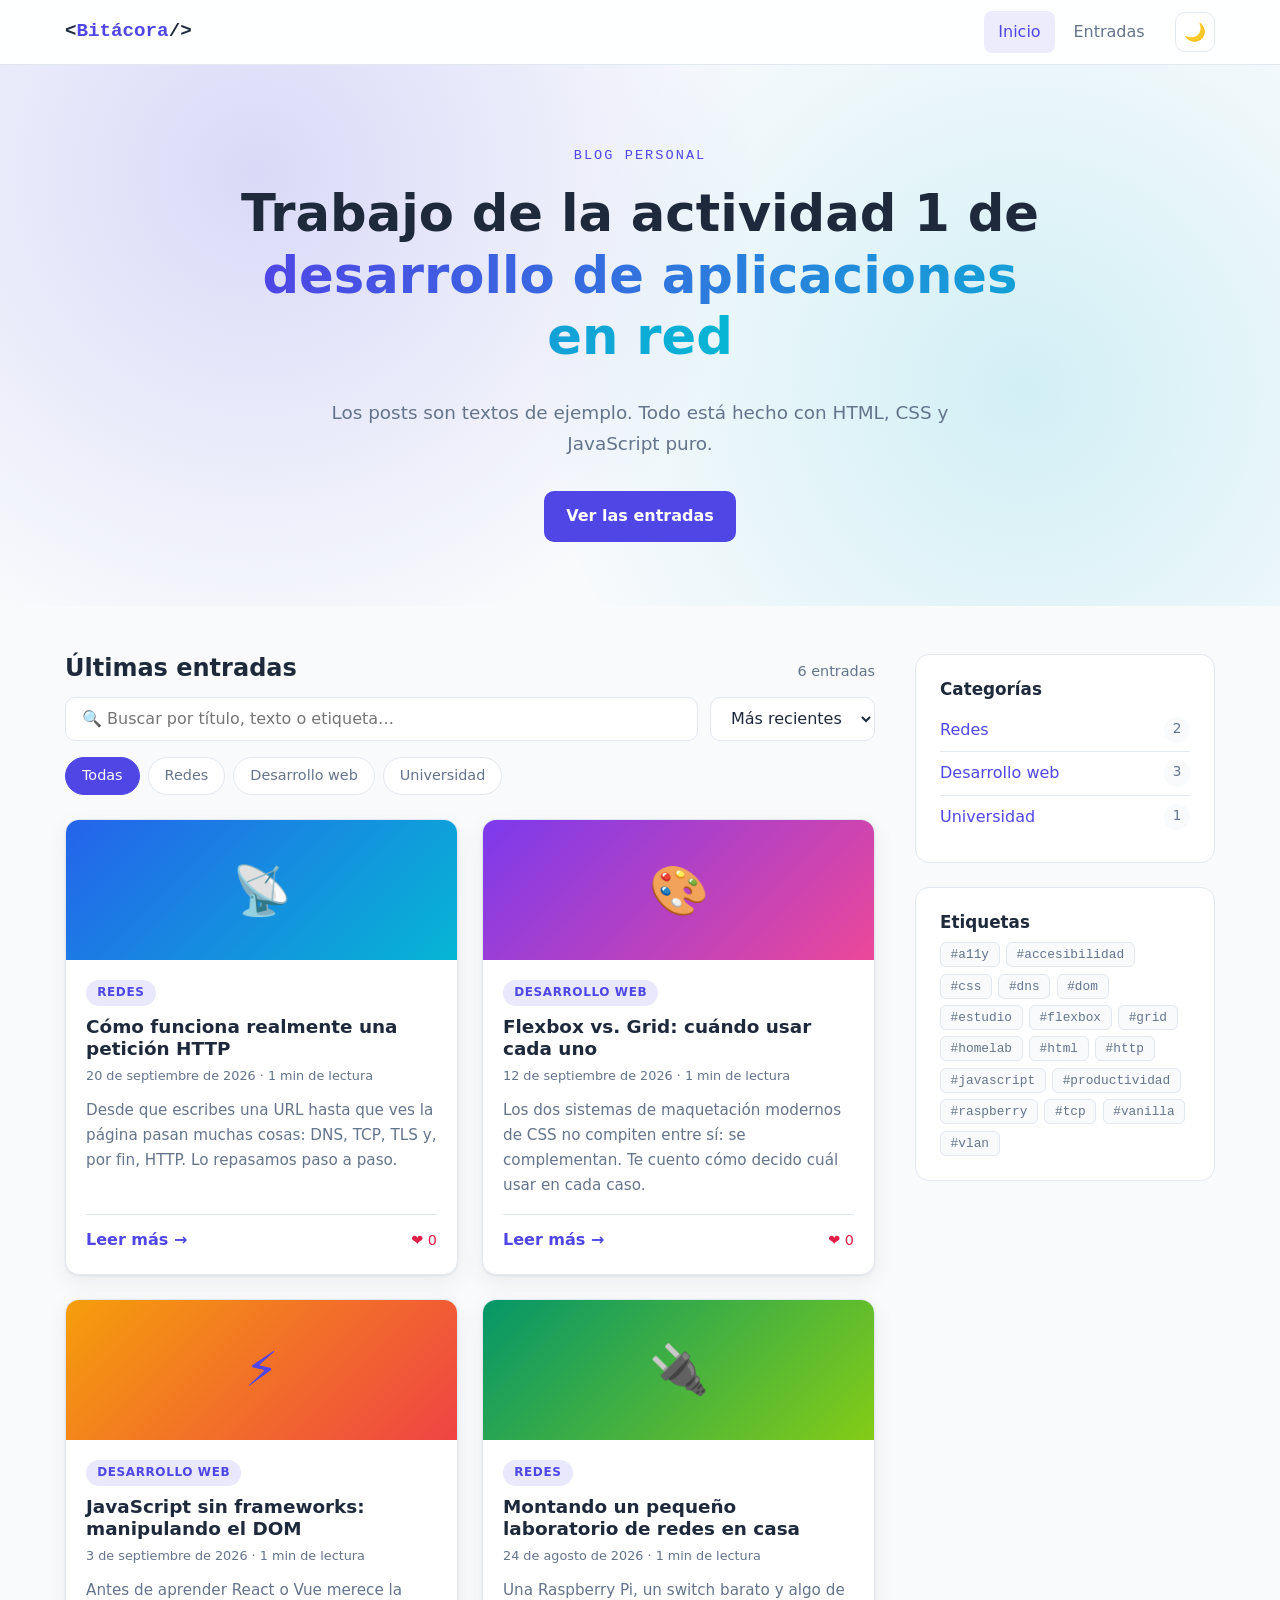
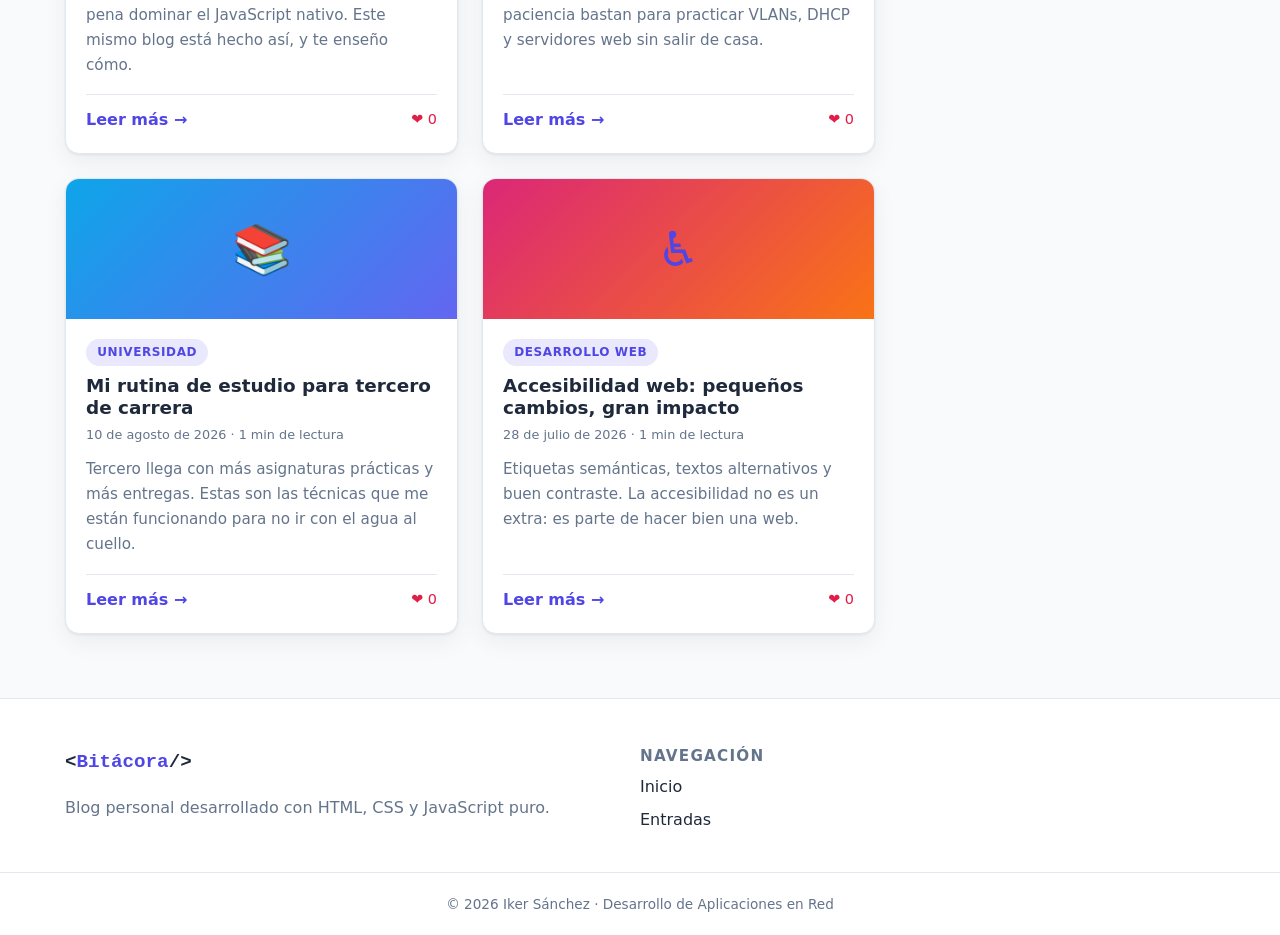
<file: index.html>
<!DOCTYPE html>
<html lang="es">
<head>
    <meta charset="UTF-8">
    <meta name="viewport" content="width=device-width, initial-scale=1.0">
    <meta name="description" content="Blog personal sobre desarrollo web, redes y vida universitaria.">
    <title>Blog personal</title>
    <link rel="stylesheet" href="css/style.css">
    <script src="js/main.js"></script>
</head>
<body>
    <a href="#contenido" class="saltar">Saltar al contenido</a>

    <!-- CABECERA -->
    <header class="cabecera">
    <div class="contenedor cabecera-interior">
        <a href="index.html" class="logo">&lt;<span>Bitácora</span>/&gt;</a>
        <nav aria-label="Navegación principal">
        <button id="btn-menu" class="btn-menu" aria-label="Abrir menú" aria-expanded="false" aria-controls="menu">☰</button>
        <ul id="menu" class="menu">
            <li><a href="index.html" aria-current="page">Inicio</a></li>
            <li><a href="#entradas">Entradas</a></li>
        </ul>
        </nav>
        <button id="btn-tema" class="btn-tema" aria-label="Cambiar tema">🌙</button>
    </div>
    </header>

    <!-- PORTADA (HERO) -->
    <section class="hero">
    <div class="contenedor">
        <p class="hero-antetitulo">Blog personal</p>
        <h1>Trabajo de la actividad 1 de <span class="resaltado">desarrollo de aplicaciones en red</span></h1>
        <p class="hero-texto">Los posts son textos de ejemplo. Todo está hecho con HTML, CSS y JavaScript puro.</p>
        <a href="#entradas" class="boton">Ver las entradas</a>
    </div>
    </section>

    <!-- CONTENIDO PRINCIPAL -->
    <main id="contenido" class="contenedor principal">

    <section id="entradas" class="entradas" aria-labelledby="titulo-entradas">
        <div class="entradas-cabecera">
        <h2 id="titulo-entradas">Últimas entradas</h2>
        <span id="contador" class="contador"></span>
        </div>

        <div class="herramientas">
        <label class="buscador">
            <span class="sr-only">Buscar entradas</span>
            <input type="search" id="buscador" placeholder="🔍 Buscar por título, texto o etiqueta…">
        </label>
        <label>
            <span class="sr-only">Ordenar entradas</span>
            <select id="orden">
            <option value="recientes">Más recientes</option>
            <option value="antiguos">Más antiguas</option>
            <option value="titulo">Título (A-Z)</option>
            </select>
        </label>
        </div>

        <div id="filtros" class="filtros" role="group" aria-label="Filtrar por categoría"></div>

        <!-- Las tarjetas se generan con JavaScript a partir de js/data.js -->
        <div id="lista-posts" class="lista-posts" aria-live="polite"></div>
    </section>

    <!-- BARRA LATERAL -->
    <aside class="lateral">
        <section class="widget">
        <h2>Categorías</h2>
        <ul id="lista-categorias" class="lista-categorias"></ul>
        </section>

        <section class="widget">
        <h2>Etiquetas</h2>
        <div id="nube-etiquetas" class="nube-etiquetas"></div>
        </section>
    </aside>
    </main>

    <!-- PIE DE PÁGINA -->
    <footer class="pie">
    <div class="contenedor pie-interior">
        <div>
        <a href="index.html" class="logo">&lt;<span>Bitácora</span>/&gt;</a>
        <p>Blog personal desarrollado con HTML, CSS y JavaScript puro.</p>
        </div>
        <nav aria-label="Enlaces del pie">
        <h3>Navegación</h3>
        <ul>
            <li><a href="index.html">Inicio</a></li>
            <li><a href="#entradas">Entradas</a></li>
        </ul>
        </nav>
    </div>
    <p class="copyright">© <span id="anio"></span> Iker Sánchez · Desarrollo de Aplicaciones en Red</p>
    </footer>

    <button id="btn-arriba" class="btn-arriba" aria-label="Volver arriba">↑</button>

    <script src="js/data.js"></script>
    <script src="js/index.js"></script>
</body>
</html>
</file>
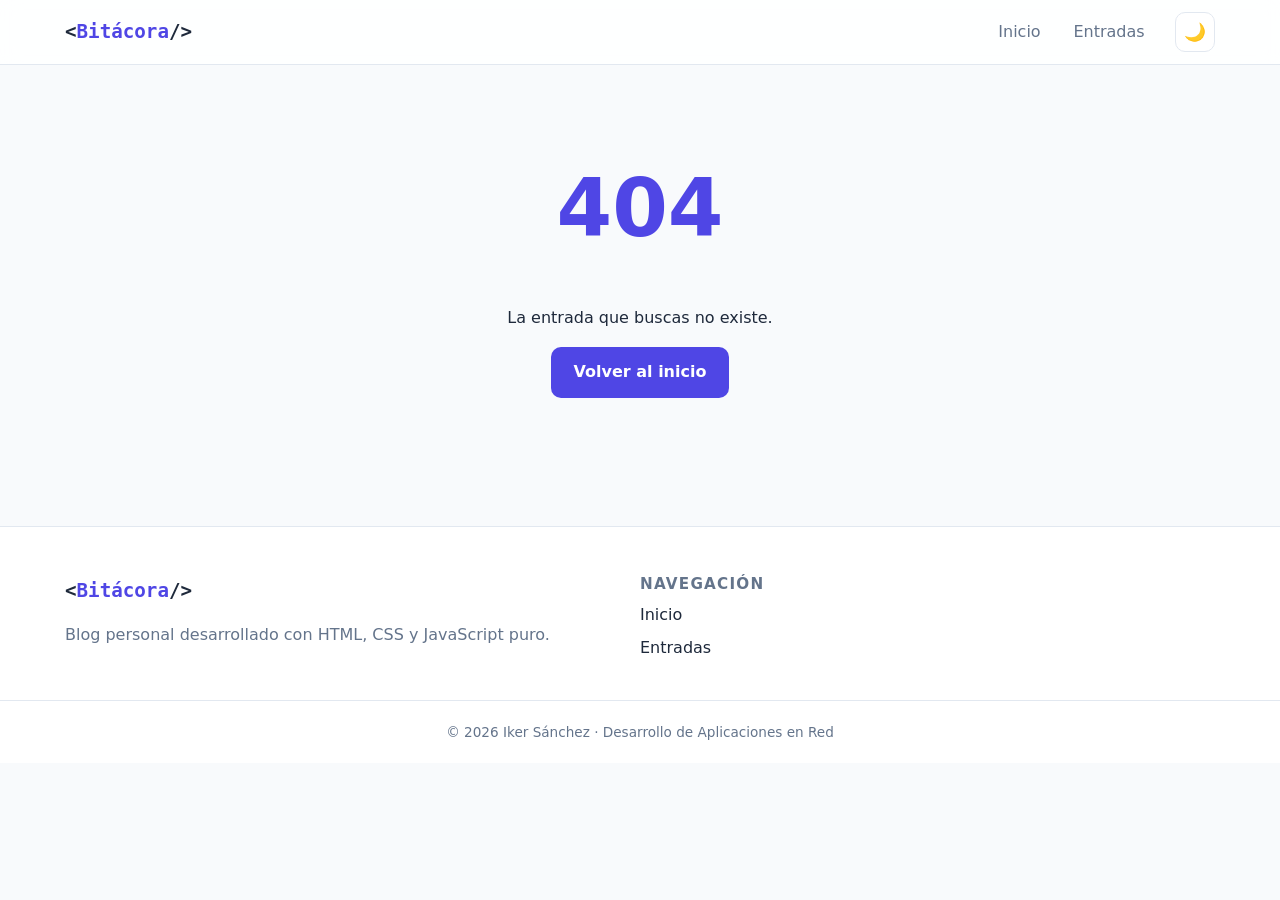
<file: post.html>
<!DOCTYPE html>
<html lang="es">
<head>
    <meta charset="UTF-8">
    <meta name="viewport" content="width=device-width, initial-scale=1.0">
    <title>Entrada</title>
    <link rel="stylesheet" href="css/style.css">
    <script src="js/main.js"></script>
</head>
<body>
    <div id="progreso" class="progreso" aria-hidden="true"></div>
    <a href="#contenido" class="saltar">Saltar al contenido</a>

    <!--CABECERA-->
    <header class="cabecera">
        <div class="contenedor cabecera-interior">
            <a href="index.html" class="logo">&lt;<span>Bitácora</span>/&gt;</a>
            <nav aria-label="Navegación principal">
                <button id="btn-menu" class="btn-menu" aria-label="Abrir menú" aria-expanded="false" aria-controls="menu">☰</button>
                <ul id="menu" class="menu">
                    <li><a href="index.html">Inicio</a></li>
                    <li><a href="index.html#entradas">Entradas</a></li>
                </ul>
            </nav>
            <button id="btn-tema" class="btn-tema" aria-label="Cambiar tema">🌙</button>
        </div>
    </header>

    <main id="contenido" class="contenedor contenedor-estrecho">
        <!-- El contenido del artículo se rellena desde post.js -->
        <article id="articulo" class="articulo">
            <a href="index.html" class="volver">← Volver al inicio</a>
            <div id="post-portada" class="post-portada"><span></span></div>
                <header class="articulo-cabecera">
                <span id="post-categoria" class="chip"></span>
                <h1 id="post-titulo"></h1>
                <p id="post-meta" class="meta"></p>
            </header>

            <div id="post-contenido" class="articulo-contenido"></div>

            <div class="articulo-pie">
                <div id="post-etiquetas" class="nube-etiquetas"></div>
                <button id="btn-like" class="btn-like" aria-pressed="false">
                    ❤ Me gusta <span id="contador-likes">0</span>
                </button>
            </div>

            <nav id="post-navegacion" class="post-navegacion" aria-label="Otras entradas"></nav>

            <!--COMENTARIOS-->
            <section class="comentarios" aria-labelledby="titulo-comentarios">
                <h2 id="titulo-comentarios">Comentarios (<span id="num-comentarios">0</span>)</h2>
                <ul id="lista-comentarios" class="lista-comentarios"></ul>

                <form id="form-comentario" class="form-comentario" novalidate>
                    <h3>Deja un comentario</h3>
                    <div class="campo">
                    <label for="nombre">Nombre</label>
                    <input type="text" id="nombre" name="nombre" maxlength="40" autocomplete="name">
                    </div>
                    <div class="campo">
                    <label for="texto">Comentario</label>
                    <textarea id="texto" name="texto" rows="4" maxlength="500"></textarea>
                    <small id="caracteres" class="ayuda">0/500</small>
                    </div>
                    <p id="error-comentario" class="mensaje error" role="alert"></p>
                    <button type="submit" class="boton">Publicar comentario</button>
                </form>
            </section>
        </article>

        <section id="no-encontrado" class="no-encontrado" hidden>
            <h1>404</h1>
            <p>La entrada que buscas no existe.</p>
            <a href="index.html" class="boton">Volver al inicio</a>
        </section>
    </main>

    <!--PIE DE PÁGINA-->
    <footer class="pie">
    <div class="contenedor pie-interior">
        <div>
            <a href="index.html" class="logo">&lt;<span>Bitácora</span>/&gt;</a>
            <p>Blog personal desarrollado con HTML, CSS y JavaScript puro.</p>
        </div>
        <nav aria-label="Enlaces del pie">
            <h3>Navegación</h3>
            <ul>
                <li><a href="index.html">Inicio</a></li>
                <li><a href="index.html#entradas">Entradas</a></li>
            </ul>
        </nav>
    </div>
    <p class="copyright">© <span id="anio"></span> Iker Sánchez · Desarrollo de Aplicaciones en Red</p>
    </footer>

    <button id="btn-arriba" class="btn-arriba" aria-label="Volver arriba">↑</button>

    <script src="js/data.js"></script>
    <script src="js/post.js"></script>
</body>
</html>
</file>
<file: css/style.css>
:root {
    --fondo: #f8fafc;
    --superficie: #ffffff;
    --texto: #1e293b;
    --texto-suave: #64748b;
    --borde: #e2e8f0;
    --primario: #4f46e5;
    --primario-hover: #4338ca;
    --acento: #06b6d4;
    --ok: #059669;
    --error: #dc2626;
    --codigo-fondo: #0f172a;
    --codigo-texto: #e2e8f0;
    --sombra: 0 1px 3px rgba(15, 23, 42, 0.08), 0 8px 24px rgba(15, 23, 42, 0.06);
    --radio: 14px;
    --ancho: 1150px;
    --fuente: system-ui, -apple-system, "Segoe UI", Roboto, Ubuntu, sans-serif;
    --mono: ui-monospace, "Cascadia Code", "Fira Code", Consolas, monospace;
}

[data-theme="oscuro"] {
    --fondo: #0b1120;
    --superficie: #131c2e;
    --texto: #e2e8f0;
    --texto-suave: #94a3b8;
    --borde: #1f2a40;
    --primario: #818cf8;
    --primario-hover: #a5b4fc;
    --codigo-fondo: #020617;
    --sombra: 0 1px 3px rgba(0, 0, 0, 0.4), 0 8px 24px rgba(0, 0, 0, 0.3);
}

*,
*::before,
*::after {
    box-sizing: border-box;
}

html {
    scroll-behavior: smooth;
    scroll-padding-top: 80px;
}

body {
    margin: 0;
    font-family: var(--fuente);
    font-size: 1rem;
    line-height: 1.65;
    color: var(--texto);
    background: var(--fondo);
    transition: background 0.3s, color 0.3s;
}

h1, h2, h3 {
    line-height: 1.2;
    margin: 0 0 0.6em;
}

a {
    color: var(--primario);
    text-decoration: none;
}

a:hover {
    text-decoration: underline;
}

img {
    max-width: 100%;
}

:focus-visible {
    outline: 3px solid var(--acento);
    outline-offset: 2px;
}

.contenedor {
    width: min(100% - 2rem, var(--ancho));
    margin-inline: auto;
}

.contenedor-estrecho {
    max-width: 780px;
    padding-block: 2rem 4rem;
}

.cabecera {
    position: sticky;
    top: 0;
    z-index: 50;
    background: color-mix(in srgb, var(--superficie) 85%, transparent);
    backdrop-filter: blur(10px);
    border-bottom: 1px solid var(--borde);
}

.cabecera-interior {
    display: flex;
    align-items: center;
    gap: 1rem;
    height: 64px;
}

.cabecera nav {
    margin-left: auto;
}

.logo {
    font-family: var(--mono);
    font-weight: 700;
    font-size: 1.2rem;
    color: var(--texto);
}

.logo span {
    color: var(--primario);
}

.logo:hover {
    text-decoration: none;
}

.menu {
    display: flex;
    gap: 0.25rem;
    list-style: none;
    margin: 0;
    padding: 0;
}

.menu a {
    display: block;
    padding: 0.5rem 0.9rem;
    border-radius: 8px;
    color: var(--texto-suave);
    font-weight: 500;
}

.menu a:hover,
.menu a[aria-current="page"] {
    color: var(--primario);
    background: color-mix(in srgb, var(--primario) 10%, transparent);
    text-decoration: none;
}

.btn-menu,
.btn-tema {
    border: 1px solid var(--borde);
    background: var(--superficie);
    color: var(--texto);
    border-radius: 10px;
    width: 40px;
    height: 40px;
    font-size: 1.1rem;
    cursor: pointer;
}

.btn-menu {
    display: none;
}

.hero {
    padding: 5rem 0 4rem;
    text-align: center;
    background:
        radial-gradient(circle at 20% 20%, color-mix(in srgb, var(--primario) 18%, transparent), transparent 45%),
        radial-gradient(circle at 80% 60%, color-mix(in srgb, var(--acento) 16%, transparent), transparent 45%);
}

.hero h1 {
    font-size: clamp(2rem, 5vw, 3.2rem);
    max-width: 800px;
    margin-inline: auto;
}

.hero-antetitulo {
    font-family: var(--mono);
    color: var(--primario);
    text-transform: uppercase;
    letter-spacing: 0.15em;
    font-size: 0.85rem;
    margin: 0 0 1rem;
}

.resaltado {
    background: linear-gradient(90deg, var(--primario), var(--acento));
    -webkit-background-clip: text;
    background-clip: text;
    color: transparent;
}

.hero-texto {
    color: var(--texto-suave);
    font-size: 1.15rem;
    max-width: 620px;
    margin: 0 auto 2rem;
}

.contacto .hero-texto {
    margin-left: 0;
}

.boton {
    display: inline-block;
    padding: 0.75rem 1.4rem;
    border: none;
    border-radius: 10px;
    background: var(--primario);
    color: #fff;
    font: inherit;
    font-weight: 600;
    cursor: pointer;
    transition: background 0.2s, transform 0.2s;
}

[data-theme="oscuro"] .boton {
    color: #0b1120;
}

.boton:hover {
    background: var(--primario-hover);
    transform: translateY(-2px);
    text-decoration: none;
}

.principal {
    display: grid;
    grid-template-columns: 1fr 300px;
    gap: 2.5rem;
    padding-block: 3rem 4rem;
}

.entradas-cabecera {
    display: flex;
    align-items: baseline;
    justify-content: space-between;
}

.contador {
    color: var(--texto-suave);
    font-size: 0.9rem;
}

.herramientas {
    display: flex;
    gap: 0.75rem;
    margin-bottom: 1rem;
}

.buscador {
    flex: 1;
}

.herramientas input,
.herramientas select {
    width: 100%;
    height: 44px;
    padding: 0 1rem;
    border: 1px solid var(--borde);
    border-radius: 10px;
    background: var(--superficie);
    color: var(--texto);
    font: inherit;
}

.filtros {
    display: flex;
    flex-wrap: wrap;
    gap: 0.5rem;
    margin-bottom: 1.5rem;
}

.filtro {
    padding: 0.4rem 1rem;
    border: 1px solid var(--borde);
    border-radius: 999px;
    background: var(--superficie);
    color: var(--texto-suave);
    font: inherit;
    font-size: 0.9rem;
    cursor: pointer;
}

.filtro:hover {
    border-color: var(--primario);
    color: var(--primario);
}

.filtro.activo {
    background: var(--primario);
    border-color: var(--primario);
    color: #fff;
}

[data-theme="oscuro"] .filtro.activo {
    color: #0b1120;
}

.lista-posts {
    display: grid;
    grid-template-columns: repeat(auto-fill, minmax(260px, 1fr));
    gap: 1.5rem;
}

.tarjeta {
    display: flex;
    flex-direction: column;
    background: var(--superficie);
    border: 1px solid var(--borde);
    border-radius: var(--radio);
    overflow: hidden;
    box-shadow: var(--sombra);
    transition: transform 0.25s, box-shadow 0.25s;
    animation: aparecer 0.4s ease both;
}

.tarjeta:hover {
    transform: translateY(-4px);
    box-shadow: 0 12px 32px rgba(15, 23, 42, 0.14);
}

.tarjeta-portada {
    display: grid;
    place-items: center;
    height: 140px;
    font-size: 3rem;
}

.tarjeta-portada span {
    transition: transform 0.3s;
}

.tarjeta:hover .tarjeta-portada span {
    transform: scale(1.2) rotate(-6deg);
}

.tarjeta-cuerpo {
    display: flex;
    flex-direction: column;
    flex: 1;
    padding: 1.25rem;
}

.tarjeta h3 {
    font-size: 1.15rem;
    margin: 0.6rem 0 0.3rem;
}

.tarjeta h3 a {
    color: var(--texto);
}

.tarjeta h3 a:hover {
    color: var(--primario);
}

.tarjeta p {
    margin: 0 0 1rem;
    color: var(--texto-suave);
    font-size: 0.95rem;
}

.tarjeta .meta {
    font-size: 0.8rem;
    margin-bottom: 0.75rem;
}

.tarjeta-pie {
    display: flex;
    justify-content: space-between;
    align-items: center;
    margin-top: auto;
    padding-top: 0.75rem;
    border-top: 1px solid var(--borde);
}

.leer-mas {
    font-weight: 600;
}

.likes {
    color: #e11d48;
    font-size: 0.9rem;
}

.chip {
    display: inline-block;
    align-self: flex-start;
    padding: 0.2rem 0.7rem;
    border-radius: 999px;
    background: color-mix(in srgb, var(--primario) 12%, transparent);
    color: var(--primario);
    font-size: 0.75rem;
    font-weight: 600;
    text-transform: uppercase;
    letter-spacing: 0.05em;
}

.meta {
    color: var(--texto-suave);
}

.vacio {
    grid-column: 1 / -1;
    padding: 2rem;
    text-align: center;
    color: var(--texto-suave);
    border: 2px dashed var(--borde);
    border-radius: var(--radio);
    list-style: none;
}

@keyframes aparecer {
    from { opacity: 0; transform: translateY(12px); }
    to { opacity: 1; transform: none; }
}

.lateral {
    display: flex;
    flex-direction: column;
    gap: 1.5rem;
}

.widget {
    padding: 1.5rem;
    background: var(--superficie);
    border: 1px solid var(--borde);
    border-radius: var(--radio);
}

.widget h2 {
    font-size: 1.05rem;
}

.widget p {
    color: var(--texto-suave);
    font-size: 0.95rem;
    margin-top: 0;
}

.sobre-mi {
    text-align: center;
}

.avatar-grande {
    display: grid;
    place-items: center;
    width: 84px;
    height: 84px;
    margin: 0 auto 1rem;
    border-radius: 50%;
    background: linear-gradient(135deg, var(--primario), var(--acento));
    color: #fff;
    font-size: 1.8rem;
    font-weight: 700;
}

.lista-categorias {
    list-style: none;
    margin: 0;
    padding: 0;
}

.lista-categorias li {
    display: flex;
    justify-content: space-between;
    padding: 0.5rem 0;
    border-bottom: 1px solid var(--borde);
}

.lista-categorias li:last-child {
    border-bottom: none;
}

.lista-categorias span {
    min-width: 26px;
    text-align: center;
    border-radius: 999px;
    background: var(--fondo);
    color: var(--texto-suave);
    font-size: 0.85rem;
}

.nube-etiquetas {
    display: flex;
    flex-wrap: wrap;
    gap: 0.4rem;
}

.etiqueta {
    padding: 0.25rem 0.6rem;
    border: 1px solid var(--borde);
    border-radius: 6px;
    background: var(--fondo);
    color: var(--texto-suave);
    font-family: var(--mono);
    font-size: 0.8rem;
}

button.etiqueta {
    cursor: pointer;
}

button.etiqueta:hover {
    border-color: var(--primario);
    color: var(--primario);
}

.form-suscripcion {
    display: flex;
    flex-direction: column;
    gap: 0.5rem;
}

.progreso {
    position: fixed;
    top: 0;
    left: 0;
    z-index: 100;
    width: 0;
    height: 4px;
    background: linear-gradient(90deg, var(--primario), var(--acento));
}

.volver {
    display: inline-block;
    margin-bottom: 1.5rem;
    font-weight: 500;
}

.post-portada {
    display: grid;
    place-items: center;
    height: 220px;
    border-radius: var(--radio);
    font-size: 5rem;
    margin-bottom: 2rem;
}

.articulo-cabecera h1 {
    font-size: clamp(1.8rem, 4vw, 2.6rem);
    margin-top: 0.8rem;
}

.articulo-contenido {
    font-size: 1.1rem;
}

.articulo-contenido h2 {
    font-size: 1.45rem;
    margin-top: 2rem;
}

.articulo-contenido code {
    font-family: var(--mono);
    font-size: 0.9em;
    padding: 0.1em 0.35em;
    border-radius: 5px;
    background: color-mix(in srgb, var(--primario) 10%, transparent);
}

.articulo-contenido pre {
    overflow-x: auto;
    padding: 1.2rem;
    border-radius: 10px;
    background: var(--codigo-fondo);
    border: 1px solid var(--borde);
    color: var(--codigo-texto);
    font-size: 0.95rem;
}

.articulo-contenido pre code {
    padding: 0;
    background: none;
}

.articulo-contenido blockquote {
    margin: 1.5rem 0;
    padding: 1rem 1.25rem;
    border-left: 4px solid var(--primario);
    border-radius: 0 10px 10px 0;
    background: color-mix(in srgb, var(--primario) 7%, transparent);
    font-style: italic;
}

.articulo-pie {
    display: flex;
    flex-wrap: wrap;
    justify-content: space-between;
    align-items: center;
    gap: 1rem;
    margin: 2.5rem 0;
    padding: 1.5rem 0;
    border-block: 1px solid var(--borde);
}

.btn-like {
    padding: 0.6rem 1.2rem;
    border: 2px solid #e11d48;
    border-radius: 999px;
    background: transparent;
    color: #e11d48;
    font: inherit;
    font-weight: 600;
    cursor: pointer;
    transition: all 0.2s;
}

.btn-like:hover,
.btn-like.activo {
    background: #e11d48;
    color: #fff;
}

.btn-like.activo {
    animation: latido 0.35s;
}

@keyframes latido {
    50% { transform: scale(1.12); }
}

.post-navegacion {
    display: grid;
    grid-template-columns: 1fr 1fr;
    gap: 1rem;
    margin-bottom: 3rem;
}

.post-navegacion a {
    display: flex;
    flex-direction: column;
    padding: 1rem 1.25rem;
    border: 1px solid var(--borde);
    border-radius: var(--radio);
    background: var(--superficie);
    color: var(--texto);
    font-weight: 600;
}

.post-navegacion a:hover {
    border-color: var(--primario);
    text-decoration: none;
}

.post-navegacion small {
    color: var(--texto-suave);
    font-weight: 400;
}

.nav-siguiente {
    text-align: right;
}

.lista-comentarios {
    list-style: none;
    margin: 0 0 2rem;
    padding: 0;
}

.comentario {
    display: flex;
    gap: 1rem;
    padding: 1rem 0;
    border-bottom: 1px solid var(--borde);
}

.comentario p {
    margin: 0;
}

.comentario time {
    margin-left: 0.5rem;
    color: var(--texto-suave);
    font-size: 0.85rem;
}

.avatar {
    flex-shrink: 0;
    display: grid;
    place-items: center;
    width: 42px;
    height: 42px;
    border-radius: 50%;
    background: linear-gradient(135deg, var(--primario), var(--acento));
    color: #fff;
    font-weight: 700;
}

.no-encontrado {
    padding: 4rem 0;
    text-align: center;
}

.no-encontrado h1 {
    font-size: 5rem;
    color: var(--primario);
}

.form-comentario {
    padding: 1.5rem;
    background: var(--superficie);
    border: 1px solid var(--borde);
    border-radius: var(--radio);
}

.fila {
    display: grid;
    grid-template-columns: 1fr 1fr;
    gap: 1rem;
}

.campo {
    display: flex;
    flex-direction: column;
    margin-bottom: 1rem;
}

.campo label {
    font-weight: 600;
    margin-bottom: 0.35rem;
}

input,
select,
textarea {
    padding: 0.7rem 0.9rem;
    border: 1px solid var(--borde);
    border-radius: 10px;
    background: var(--fondo);
    color: var(--texto);
    font: inherit;
}

textarea {
    resize: vertical;
}

input:focus,
select:focus,
textarea:focus {
    outline: none;
    border-color: var(--primario);
    box-shadow: 0 0 0 3px color-mix(in srgb, var(--primario) 25%, transparent);
}

.campo.invalido input,
.campo.invalido select,
.campo.invalido textarea {
    border-color: var(--error);
}

.campo .error {
    min-height: 1.2em;
    margin-top: 0.25rem;
    color: var(--error);
    font-size: 0.85rem;
}

.ayuda {
    align-self: flex-end;
    color: var(--texto-suave);
}

.mensaje {
    margin: 0.75rem 0 0;
    font-size: 0.9rem;
    font-weight: 500;
}

.mensaje:empty {
    display: none;
}

.mensaje.ok {
    color: var(--ok);
}

.mensaje.error {
    color: var(--error);
}

.pie {
    padding-top: 3rem;
    background: var(--superficie);
    border-top: 1px solid var(--borde);
}

.pie-interior {
    display: grid;
    grid-template-columns: 2fr 1fr 1fr;
    gap: 2rem;
}

.pie p {
    color: var(--texto-suave);
}

.pie h3 {
    font-size: 0.95rem;
    text-transform: uppercase;
    letter-spacing: 0.08em;
    color: var(--texto-suave);
    }

.pie ul {
    list-style: none;
    margin: 0;
    padding: 0;
}

.pie li {
    margin-bottom: 0.4rem;
}

.pie ul a {
    color: var(--texto);
}

.copyright {
    margin: 2rem 0 0;
    padding: 1.25rem;
    text-align: center;
    font-size: 0.85rem;
    border-top: 1px solid var(--borde);
}

.sr-only {
    position: absolute;
    width: 1px;
    height: 1px;
    overflow: hidden;
    clip: rect(0 0 0 0);
    white-space: nowrap;
}

.saltar {
    position: absolute;
    left: 1rem;
    top: -100px;
    z-index: 200;
    padding: 0.5rem 1rem;
    background: var(--primario);
    color: #fff;
    border-radius: 8px;
}

.saltar:focus {
    top: 1rem;
}

.btn-arriba {
    position: fixed;
    right: 1.5rem;
    bottom: 1.5rem;
    width: 48px;
    height: 48px;
    border: none;
    border-radius: 50%;
    background: var(--primario);
    color: #fff;
    font-size: 1.3rem;
    box-shadow: var(--sombra);
    cursor: pointer;
    opacity: 0;
    pointer-events: none;
    transform: translateY(20px);
    transition: all 0.3s;
}

.btn-arriba.visible {
    opacity: 1;
    pointer-events: auto;
    transform: none;
}

@media (max-width: 900px) {
    .principal {
        grid-template-columns: 1fr;
    }

    .pie-interior {
        grid-template-columns: 1fr 1fr;
    }

    .pie-interior > :first-child {
        grid-column: 1 / -1;
    }
}

@media (max-width: 640px) {
    .btn-menu {
        display: block;
    }

    .menu {
        display: none;
        position: absolute;
        top: 64px;
        left: 0;
        right: 0;
        flex-direction: column;
        padding: 0.75rem 1rem;
        background: var(--superficie);
        border-bottom: 1px solid var(--borde);
        box-shadow: var(--sombra);
    }

    .menu.abierto {
        display: flex;
    }

    .hero {
        padding: 3.5rem 0 3rem;
    }

    .herramientas,
    .fila,
    .post-navegacion {
        grid-template-columns: 1fr;
        flex-direction: column;
    }

    .nav-siguiente {
        text-align: left;
    }

    .post-portada {
        height: 160px;
        font-size: 4rem;
    }
}

@media (prefers-reduced-motion: reduce) {
    *,
    *::before,
    *::after {
        animation: none !important;
        transition: none !important;
        scroll-behavior: auto !important;
    }
}
</file>
